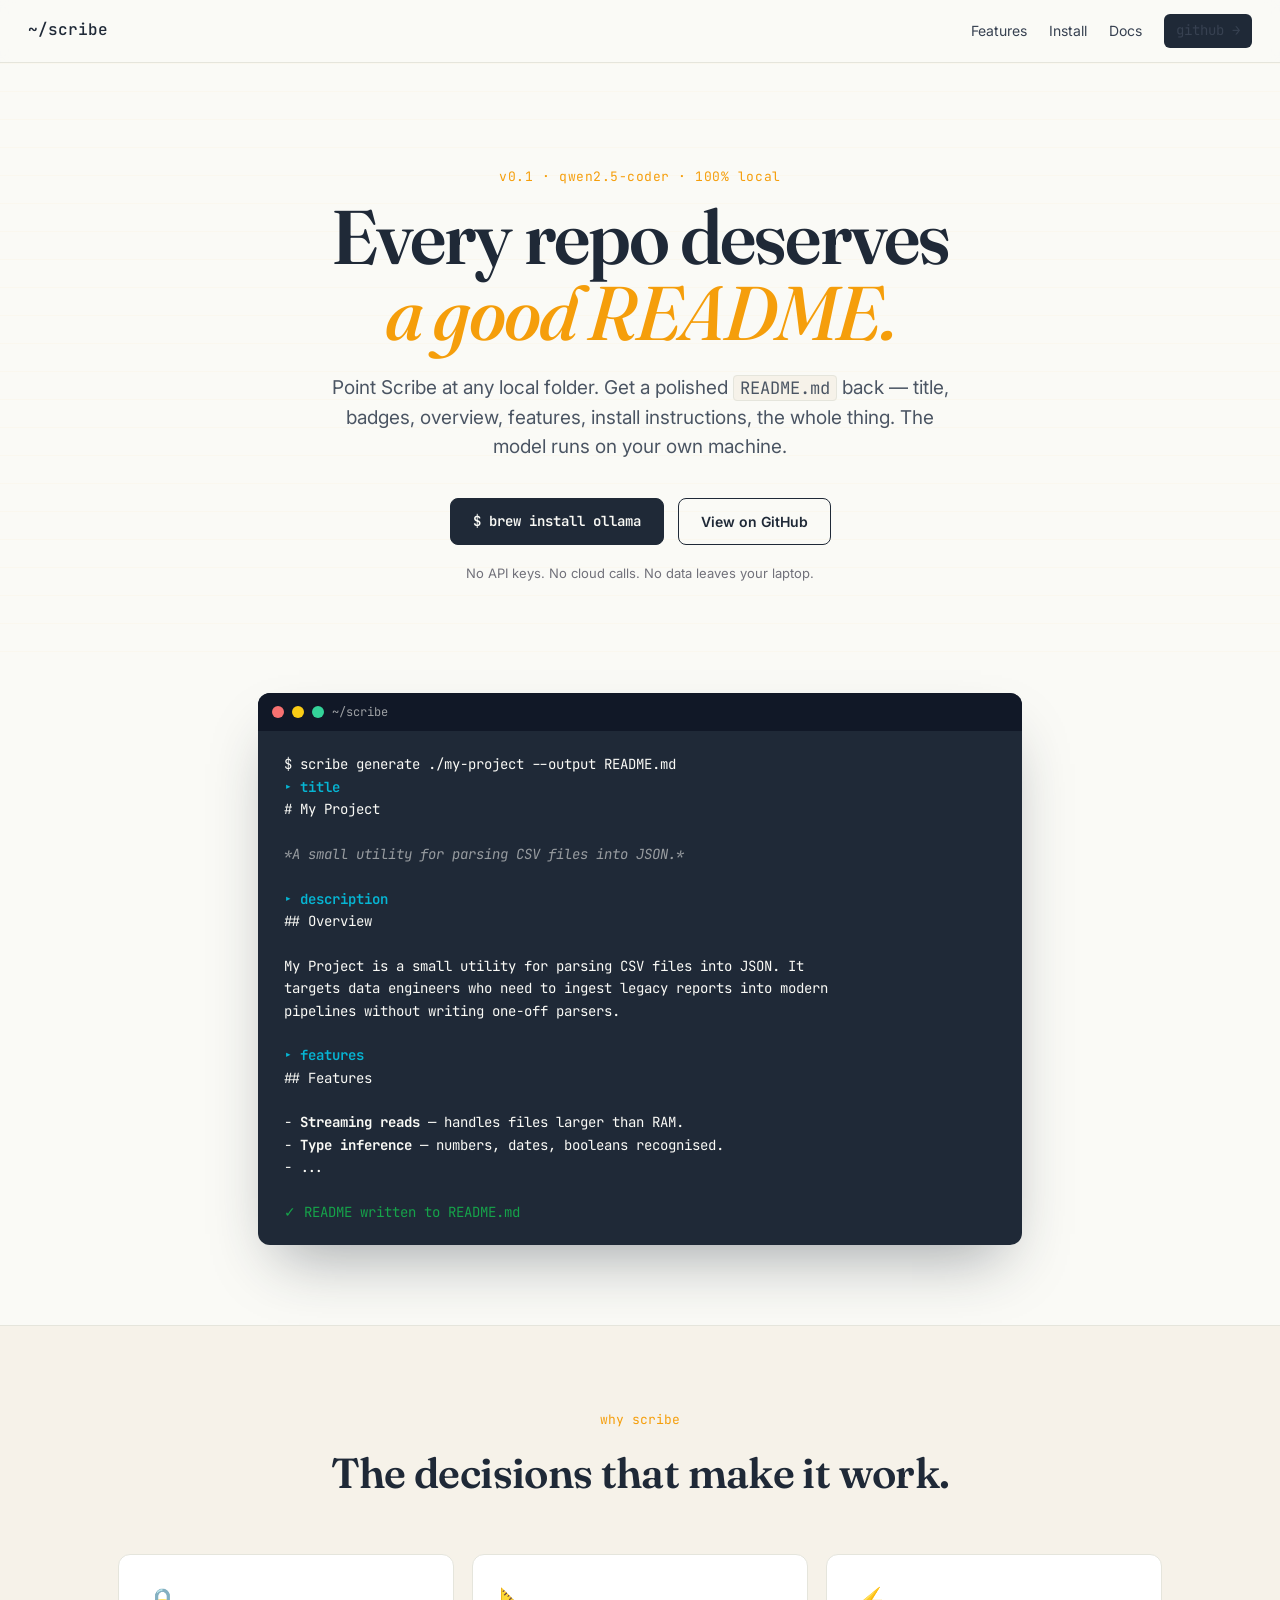
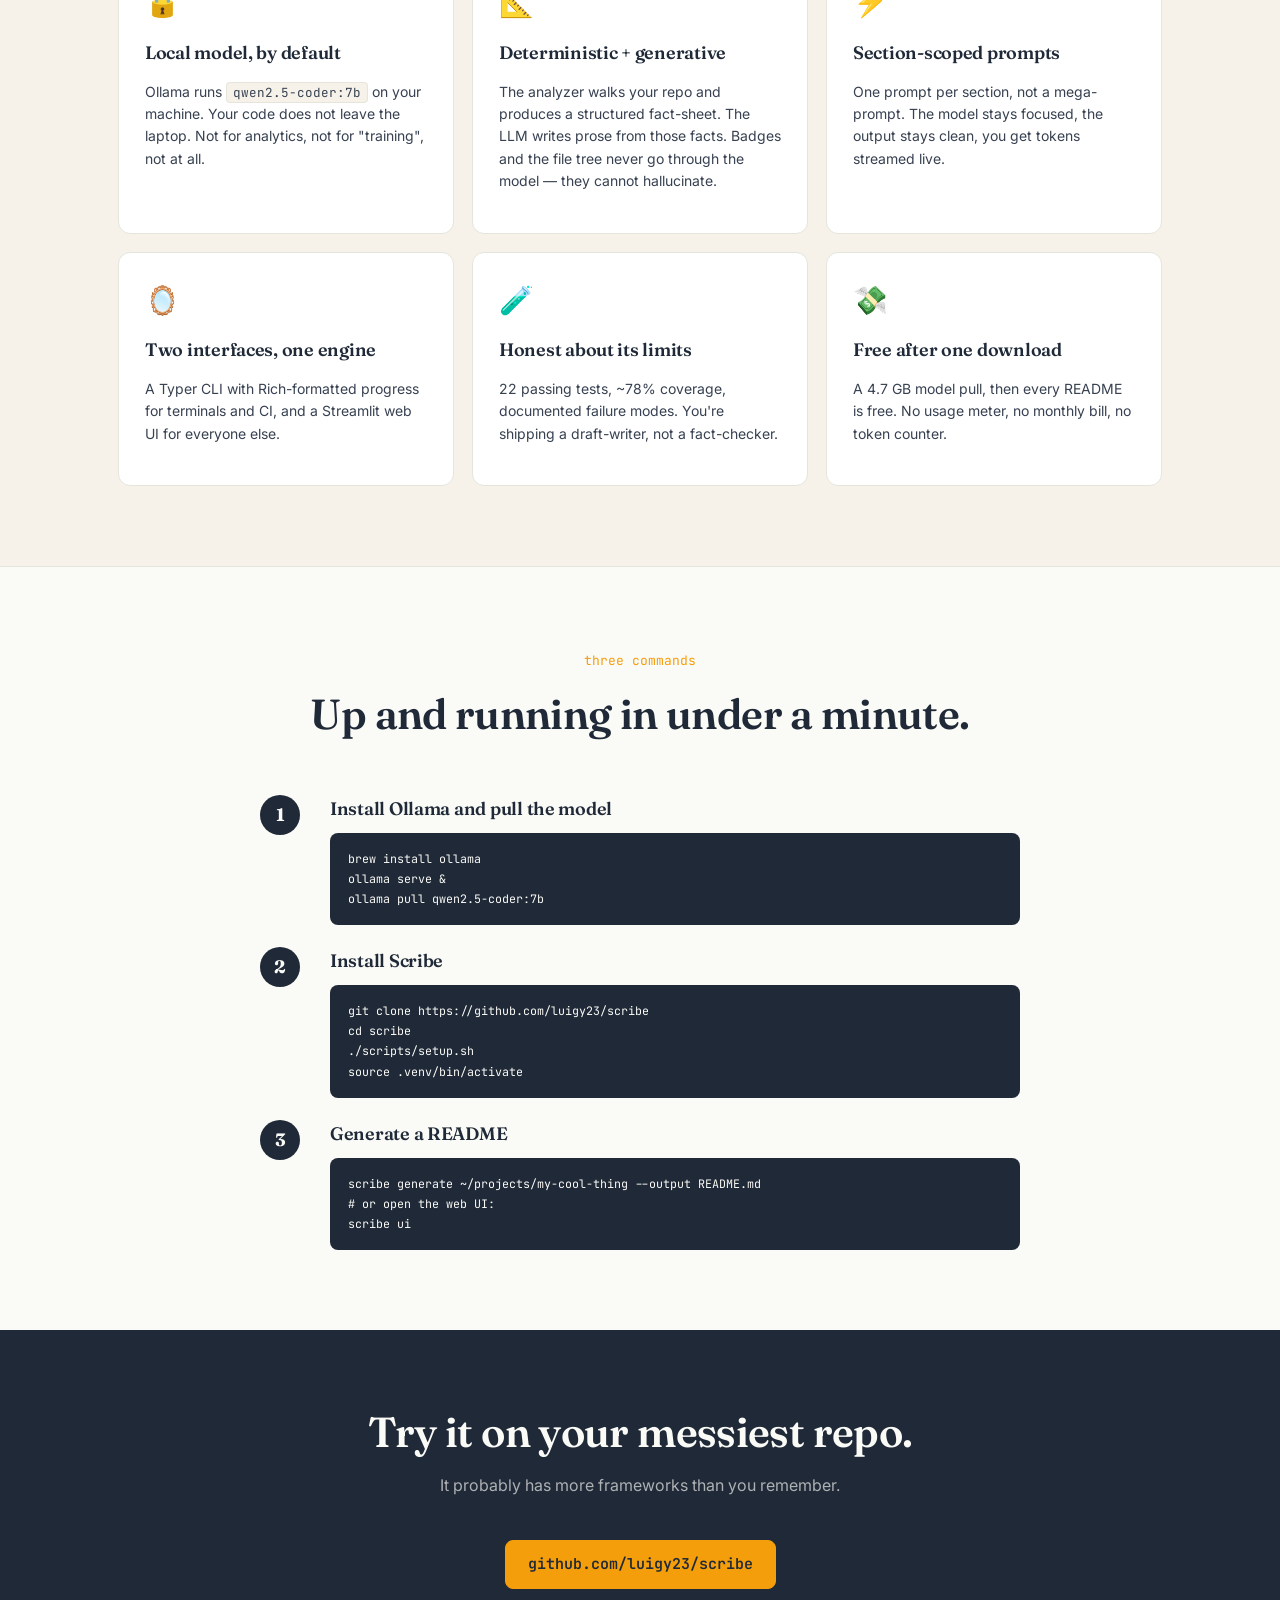
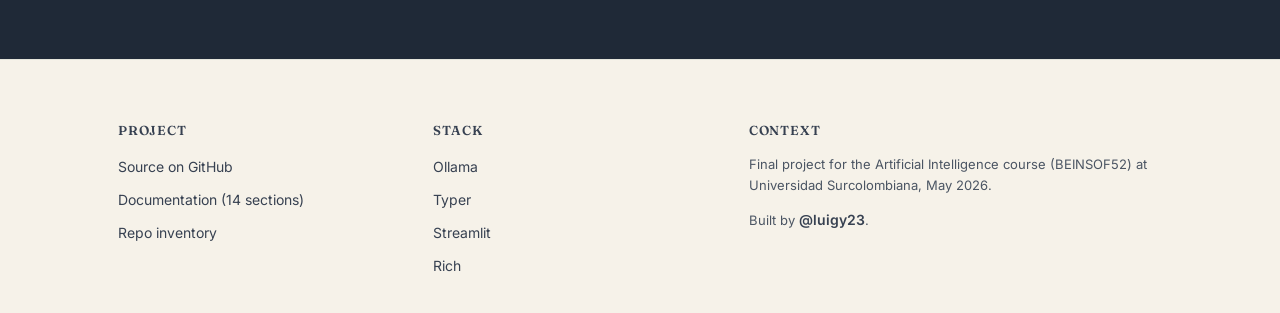
<file: landing/index.html>
<!doctype html>
<html lang="en">
<head>
  <meta charset="utf-8" />
  <meta name="viewport" content="width=device-width, initial-scale=1" />
  <title>Scribe — Local-LLM README generator</title>
  <meta name="description" content="Drop a local repository path, get a polished README.md back. The model runs on your own machine through Ollama." />

  <meta property="og:title" content="Scribe — Local-LLM README generator" />
  <meta property="og:description" content="Local AI that drafts a README for any code repository. No data leaves your machine." />
  <meta property="og:type" content="website" />

  <link rel="preconnect" href="https://fonts.googleapis.com" />
  <link rel="preconnect" href="https://fonts.gstatic.com" crossorigin />
  <link href="https://fonts.googleapis.com/css2?family=Fraunces:opsz,wght@9..144,400;9..144,500;9..144,600;9..144,700&family=Inter:wght@400;500;600;700&family=JetBrains+Mono:wght@400;500&display=swap" rel="stylesheet" />

  <link rel="icon" href="data:image/svg+xml,%3Csvg xmlns='http://www.w3.org/2000/svg' viewBox='0 0 32 32'%3E%3Ctext y='28' font-size='26'%3E%F0%9F%93%9D%3C/text%3E%3C/svg%3E" />

  <link rel="stylesheet" href="styles.css" />
</head>
<body>

  <nav class="topnav">
    <a class="brand mono" href="#">~/scribe</a>
    <div class="nav-links">
      <a href="#features">Features</a>
      <a href="#install">Install</a>
      <a href="#docs">Docs</a>
      <a class="cta mono" href="https://github.com/luigy23/scribe">github →</a>
    </div>
  </nav>

  <main>
    <section class="hero">
      <div class="paper-pattern"></div>
      <div class="container">
        <span class="kicker mono">v0.1 · qwen2.5-coder · 100% local</span>
        <h1>
          Every repo deserves
          <em>a good README.</em>
        </h1>
        <p class="lead">
          Point Scribe at any local folder. Get a polished <code>README.md</code> back —
          title, badges, overview, features, install instructions, the whole thing.
          The model runs on your own machine.
        </p>
        <div class="cta-row">
          <a class="btn-primary mono" href="#install">$ brew install ollama</a>
          <a class="btn-ghost" href="https://github.com/luigy23/scribe">View on GitHub</a>
        </div>
        <p class="reassurance">
          No API keys. No cloud calls. No data leaves your laptop.
        </p>
      </div>
    </section>

    <section class="terminal-section">
      <div class="container">
        <div class="terminal">
          <div class="terminal-bar"><span></span><span></span><span></span> ~/scribe</div>
          <pre class="terminal-body">
$ scribe generate ./my-project --output README.md
<span class="cyan">▸ title</span>
# My Project

<span class="muted">*A small utility for parsing CSV files into JSON.*</span>

<span class="cyan">▸ description</span>
## Overview

My Project is a small utility for parsing CSV files into JSON. It
targets data engineers who need to ingest legacy reports into modern
pipelines without writing one-off parsers.

<span class="cyan">▸ features</span>
## Features

- <span class="bold">Streaming reads</span> — handles files larger than RAM.
- <span class="bold">Type inference</span> — numbers, dates, booleans recognised.
- ...

<span class="green">✓ README written to README.md</span></pre>
        </div>
      </div>
    </section>

    <section class="features" id="features">
      <div class="container">
        <header>
          <span class="kicker mono">why scribe</span>
          <h2>The decisions that make it work.</h2>
        </header>
        <div class="grid">
          <article>
            <div class="icon">🔒</div>
            <h3>Local model, by default</h3>
            <p>Ollama runs <code>qwen2.5-coder:7b</code> on your machine. Your code does not leave the laptop. Not for analytics, not for "training", not at all.</p>
          </article>
          <article>
            <div class="icon">📐</div>
            <h3>Deterministic + generative</h3>
            <p>The analyzer walks your repo and produces a structured fact-sheet. The LLM writes prose from those facts. Badges and the file tree never go through the model — they cannot hallucinate.</p>
          </article>
          <article>
            <div class="icon">⚡</div>
            <h3>Section-scoped prompts</h3>
            <p>One prompt per section, not a mega-prompt. The model stays focused, the output stays clean, you get tokens streamed live.</p>
          </article>
          <article>
            <div class="icon">🪞</div>
            <h3>Two interfaces, one engine</h3>
            <p>A Typer CLI with Rich-formatted progress for terminals and CI, and a Streamlit web UI for everyone else.</p>
          </article>
          <article>
            <div class="icon">🧪</div>
            <h3>Honest about its limits</h3>
            <p>22 passing tests, ~78% coverage, documented failure modes. You're shipping a draft-writer, not a fact-checker.</p>
          </article>
          <article>
            <div class="icon">💸</div>
            <h3>Free after one download</h3>
            <p>A 4.7 GB model pull, then every README is free. No usage meter, no monthly bill, no token counter.</p>
          </article>
        </div>
      </div>
    </section>

    <section class="install" id="install">
      <div class="container">
        <header>
          <span class="kicker mono">three commands</span>
          <h2>Up and running in under a minute.</h2>
        </header>
        <ol class="steps">
          <li>
            <div class="step-num">1</div>
            <div class="step-body">
              <h4>Install Ollama and pull the model</h4>
              <pre><code>brew install ollama
ollama serve &
ollama pull qwen2.5-coder:7b</code></pre>
            </div>
          </li>
          <li>
            <div class="step-num">2</div>
            <div class="step-body">
              <h4>Install Scribe</h4>
              <pre><code>git clone https://github.com/luigy23/scribe
cd scribe
./scripts/setup.sh
source .venv/bin/activate</code></pre>
            </div>
          </li>
          <li>
            <div class="step-num">3</div>
            <div class="step-body">
              <h4>Generate a README</h4>
              <pre><code>scribe generate ~/projects/my-cool-thing --output README.md
# or open the web UI:
scribe ui</code></pre>
            </div>
          </li>
        </ol>
      </div>
    </section>

    <section class="cta-section">
      <div class="container">
        <h2>Try it on your messiest repo.</h2>
        <p>It probably has more frameworks than you remember.</p>
        <a class="btn-primary" href="https://github.com/luigy23/scribe">github.com/luigy23/scribe</a>
      </div>
    </section>
  </main>

  <footer class="page-footer" id="docs">
    <div class="container">
      <div class="footer-grid">
        <div>
          <h4>Project</h4>
          <ul>
            <li><a href="https://github.com/luigy23/scribe">Source on GitHub</a></li>
            <li><a href="https://github.com/luigy23/scribe/tree/main/docs">Documentation (14 sections)</a></li>
            <li><a href="https://github.com/luigy23/scribe/blob/main/INVENTORY.md">Repo inventory</a></li>
          </ul>
        </div>
        <div>
          <h4>Stack</h4>
          <ul>
            <li><a href="https://ollama.com">Ollama</a></li>
            <li><a href="https://typer.tiangolo.com">Typer</a></li>
            <li><a href="https://streamlit.io">Streamlit</a></li>
            <li><a href="https://rich.readthedocs.io">Rich</a></li>
          </ul>
        </div>
        <div>
          <h4>Context</h4>
          <p class="dim">
            Final project for the Artificial Intelligence course (BEINSOF52)
            at Universidad Surcolombiana, May 2026.
          </p>
          <p class="dim">
            Built by <a href="https://github.com/luigy23">@luigy23</a>.
          </p>
        </div>
      </div>
    </div>
  </footer>

</body>
</html>
</file>
<file: landing/styles.css>
:root {
  --ink:        #1F2937;
  --ink-soft:   #374151;
  --slate:      #4B5563;
  --muted:      #71717A;
  --paper:      #FAFAF6;
  --warm-paper: #F6F2E9;
  --line:       #E5E5DC;
  --white:      #FFFFFF;
  --amber:      #F59E0B;
  --amber-soft: #FCE7B5;
  --highlight:  #FEF3C7;
  --green:      #16A34A;
  --cyan:       #06B6D4;
  --rose:       #BE5F4F;
}

* { box-sizing: border-box; }

html, body {
  margin: 0;
  padding: 0;
  font-family: "Inter", -apple-system, BlinkMacSystemFont, "Segoe UI", sans-serif;
  background: var(--paper);
  color: var(--ink);
  line-height: 1.55;
  scroll-behavior: smooth;
}

a {
  color: var(--ink);
  text-decoration: none;
  transition: color 0.15s ease;
}
a:hover { color: var(--amber); }

h1, h2, h3, h4 {
  font-family: "Fraunces", Georgia, serif;
  font-weight: 600;
  letter-spacing: -0.015em;
  margin: 0;
  color: var(--ink);
}

code, .mono { font-family: "JetBrains Mono", "SF Mono", Menlo, monospace; }
code {
  background: var(--warm-paper);
  padding: 1px 6px;
  border-radius: 4px;
  border: 1px solid var(--line);
  font-size: 0.9em;
}

.container { max-width: 1100px; margin: 0 auto; padding: 0 28px; }

/* ----- top nav ----- */
.topnav {
  position: sticky;
  top: 0;
  background: rgba(250, 250, 246, 0.85);
  backdrop-filter: blur(8px);
  border-bottom: 1px solid var(--line);
  z-index: 10;
  padding: 14px 28px;
  display: flex;
  align-items: center;
  justify-content: space-between;
}
.topnav .brand { color: var(--ink); font-weight: 500; }
.topnav .nav-links { display: flex; gap: 22px; align-items: center; }
.topnav .nav-links a { font-size: 14px; color: var(--ink-soft); }
.topnav .cta { background: var(--ink); color: var(--paper); padding: 6px 12px; border-radius: 6px; font-size: 12px; }
.topnav .cta:hover { background: var(--amber); color: var(--ink); }

/* ----- hero ----- */
.hero {
  position: relative;
  padding: 100px 0 64px;
  overflow: hidden;
}
.hero .container { position: relative; z-index: 1; max-width: 880px; text-align: center; }
.paper-pattern {
  position: absolute; inset: 0;
  background-image: linear-gradient(rgba(245,158,11,0.06) 1px, transparent 1px);
  background-size: 100% 28px;
  pointer-events: none;
  opacity: 0.5;
}

.hero .kicker { color: var(--amber); font-size: 13px; letter-spacing: 0.04em; }
.hero h1 {
  font-size: 76px;
  line-height: 1.0;
  margin-top: 12px;
  margin-bottom: 22px;
  letter-spacing: -0.025em;
}
.hero h1 em {
  display: block;
  color: var(--amber);
  font-style: italic;
  font-weight: 500;
}
.hero .lead {
  font-size: 19px;
  color: var(--slate);
  max-width: 620px;
  margin: 0 auto;
}
.cta-row {
  margin-top: 36px;
  display: flex;
  gap: 14px;
  justify-content: center;
  flex-wrap: wrap;
}
.btn-primary, .btn-ghost {
  display: inline-block;
  padding: 12px 22px;
  border-radius: 8px;
  font-weight: 600;
  font-size: 14px;
  cursor: pointer;
  transition: all 0.15s ease;
}
.btn-primary {
  background: var(--ink);
  color: var(--paper);
  border: 1px solid var(--ink);
}
.btn-primary:hover { background: var(--amber); color: var(--ink); border-color: var(--amber); }
.btn-ghost {
  background: transparent;
  color: var(--ink);
  border: 1px solid var(--ink);
}
.btn-ghost:hover { background: var(--ink); color: var(--paper); }
.reassurance {
  margin-top: 18px;
  font-size: 13px;
  color: var(--muted);
}

/* ----- terminal showcase ----- */
.terminal-section { padding: 32px 0 80px; }
.terminal-section .container { max-width: 820px; }
.terminal {
  background: var(--ink);
  border-radius: 12px;
  overflow: hidden;
  box-shadow: 0 30px 60px -20px rgba(31, 41, 55, 0.4);
}
.terminal-bar {
  background: #111827;
  color: rgba(250, 250, 246, 0.6);
  padding: 10px 14px;
  font-family: "JetBrains Mono", monospace;
  font-size: 12px;
  display: flex;
  align-items: center;
  gap: 8px;
}
.terminal-bar > span { width: 12px; height: 12px; border-radius: 50%; background: #3F3F46; }
.terminal-bar > span:nth-child(1) { background: #F87171; }
.terminal-bar > span:nth-child(2) { background: #FACC15; }
.terminal-bar > span:nth-child(3) { background: #34D399; }
.terminal-bar > span:nth-child(4) { margin-left: 12px; background: transparent; width: auto; height: auto; }

.terminal-body {
  margin: 0;
  padding: 22px 26px;
  color: var(--paper);
  font-family: "JetBrains Mono", monospace;
  font-size: 14px;
  line-height: 1.6;
  overflow-x: auto;
}
.terminal .cyan { color: var(--cyan); font-weight: 600; }
.terminal .green { color: var(--green); }
.terminal .bold { color: var(--paper); font-weight: 700; }
.terminal .muted { color: rgba(250, 250, 246, 0.55); font-style: italic; }

/* ----- features ----- */
.features { background: var(--warm-paper); padding: 80px 0; border-top: 1px solid var(--line); border-bottom: 1px solid var(--line); }
.features header { text-align: center; margin-bottom: 48px; }
.features .kicker { color: var(--amber); font-size: 13px; }
.features h2 { font-size: 42px; margin-top: 10px; }
.features .grid {
  display: grid;
  grid-template-columns: repeat(3, 1fr);
  gap: 18px;
}
.features article {
  background: var(--white);
  border: 1px solid var(--line);
  border-radius: 12px;
  padding: 26px;
}
.features .icon { font-size: 28px; margin-bottom: 14px; }
.features h3 { font-size: 18px; margin-bottom: 10px; }
.features p { color: var(--ink-soft); font-size: 14px; line-height: 1.6; }
.features code { background: var(--warm-paper); }

/* ----- install ----- */
.install { padding: 80px 0; }
.install header { text-align: center; margin-bottom: 48px; }
.install .kicker { color: var(--amber); font-size: 13px; }
.install h2 { font-size: 42px; margin-top: 10px; }

.steps {
  list-style: none;
  padding: 0;
  margin: 0;
  max-width: 760px;
  margin: 0 auto;
  display: flex;
  flex-direction: column;
  gap: 22px;
}
.steps li {
  display: grid;
  grid-template-columns: 48px 1fr;
  gap: 22px;
  align-items: start;
}
.step-num {
  background: var(--ink);
  color: var(--paper);
  width: 40px;
  height: 40px;
  border-radius: 50%;
  display: flex;
  align-items: center;
  justify-content: center;
  font-family: "Fraunces", Georgia, serif;
  font-weight: 700;
  font-size: 18px;
}
.step-body h4 { font-size: 18px; margin-bottom: 10px; }
.step-body pre {
  margin: 0;
  background: var(--ink);
  color: var(--paper);
  padding: 16px 18px;
  border-radius: 8px;
  font-family: "JetBrains Mono", monospace;
  font-size: 13px;
  overflow-x: auto;
}
.step-body pre code { background: transparent; border: 0; padding: 0; color: var(--paper); }

/* ----- CTA section ----- */
.cta-section {
  background: var(--ink);
  color: var(--paper);
  padding: 70px 0;
  text-align: center;
  position: relative;
  overflow: hidden;
}
.cta-section h2 { color: var(--paper); font-size: 42px; }
.cta-section p { margin-top: 8px; color: rgba(250, 250, 246, 0.65); font-size: 16px; }
.cta-section .btn-primary {
  margin-top: 26px;
  background: var(--amber);
  color: var(--ink);
  border-color: var(--amber);
  font-family: "JetBrains Mono", monospace;
  font-size: 15px;
}
.cta-section .btn-primary:hover { background: var(--paper); border-color: var(--paper); }

/* ----- footer ----- */
.page-footer { background: var(--warm-paper); border-top: 1px solid var(--line); padding: 60px 0 36px; }
.footer-grid {
  display: grid;
  grid-template-columns: 1fr 1fr 1.5fr;
  gap: 40px;
}
.footer-grid h4 {
  font-size: 13px;
  text-transform: uppercase;
  letter-spacing: 0.06em;
  margin-bottom: 14px;
  color: var(--ink-soft);
}
.footer-grid ul { list-style: none; padding: 0; margin: 0; display: flex; flex-direction: column; gap: 8px; }
.footer-grid a { color: var(--ink-soft); font-size: 14px; }
.footer-grid a:hover { color: var(--amber); }
.footer-grid .dim { color: var(--slate); font-size: 13px; line-height: 1.6; }
.footer-grid .dim a { font-weight: 600; }

/* ----- responsive ----- */
@media (max-width: 760px) {
  .topnav .nav-links a:not(.cta) { display: none; }
  .hero { padding: 60px 0 40px; }
  .hero h1 { font-size: 50px; }
  .features .grid { grid-template-columns: 1fr; }
  .footer-grid { grid-template-columns: 1fr; }
  .cta-row { flex-direction: column; }
  .btn-primary, .btn-ghost { width: 100%; text-align: center; }
}
</file>
